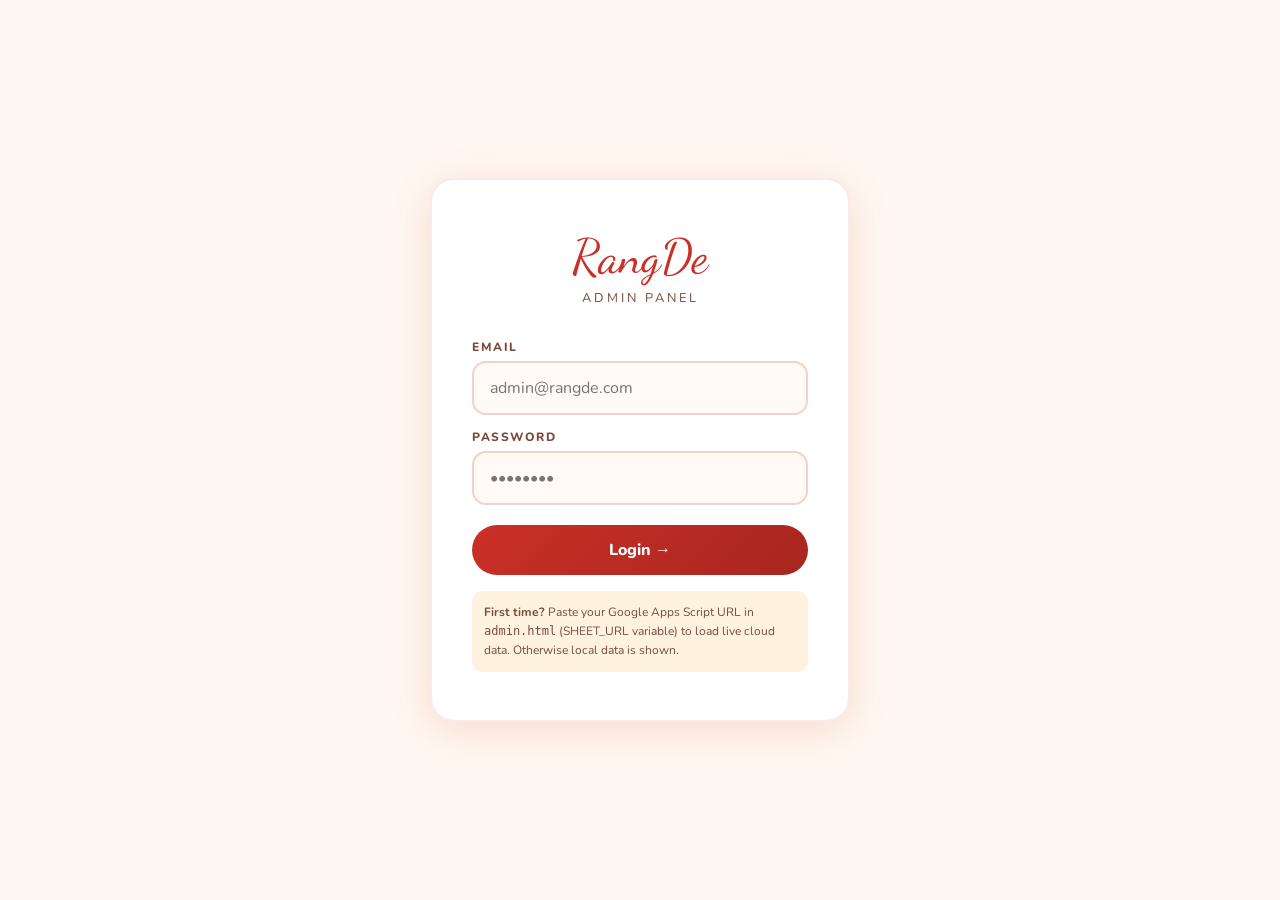
<file: admin.html>
<!DOCTYPE html>
<html lang="en">
<head>
<meta charset="UTF-8">
<meta name="viewport" content="width=device-width,initial-scale=1">
<title>RangDe Admin</title>
<link href="https://fonts.googleapis.com/css2?family=Dancing+Script:wght@700&family=Nunito:wght@400;600;700;800&display=swap" rel="stylesheet">
<style>
*,*::before,*::after{box-sizing:border-box;margin:0;padding:0;}
body{font-family:"Nunito",sans-serif;background:#fff8f0;color:#2c1810;min-height:100vh;}
#loginScreen{display:flex;align-items:center;justify-content:center;min-height:100vh;padding:20px;}
.login-card{background:#fff;border-radius:24px;padding:48px 40px;box-shadow:0 8px 40px rgba(202,48,39,.15);max-width:420px;width:100%;text-align:center;border:2px solid rgba(202,48,39,.1);}
.login-logo{font-family:"Dancing Script",cursive;font-size:3rem;color:#ca3027;margin-bottom:4px;}
.login-sub{font-size:.8rem;letter-spacing:3px;text-transform:uppercase;color:#7a4a3a;margin-bottom:32px;}
.lbl{display:block;text-align:left;font-size:.75rem;font-weight:800;letter-spacing:1.5px;text-transform:uppercase;color:#7a4a3a;margin-bottom:6px;margin-top:14px;}
.login-card input{width:100%;padding:14px 16px;border:2px solid rgba(202,48,39,.2);border-radius:14px;font-family:"Nunito",sans-serif;font-size:1rem;color:#2c1810;background:#fffaf5;outline:none;}
.login-card input:focus{border-color:#ca3027;}
.login-btn{width:100%;padding:14px;background:linear-gradient(135deg,#ca3027,#a82620);color:#fff;border:none;border-radius:50px;font-family:"Nunito",sans-serif;font-weight:800;font-size:1rem;cursor:pointer;margin-top:20px;}
.login-err{color:#a82620;font-size:.85rem;margin-top:10px;display:none;padding:8px;background:#ffe0de;border-radius:8px;}
.url-note{font-size:.75rem;color:#7a4a3a;margin-top:16px;line-height:1.6;text-align:left;background:#fff3e0;padding:12px;border-radius:10px;}
#adminPanel{display:none;}
.topbar{background:linear-gradient(135deg,#ca3027,#a82620);color:#fff;padding:14px 24px;display:flex;align-items:center;justify-content:space-between;position:sticky;top:0;z-index:100;}
.topbar-logo{font-family:"Dancing Script",cursive;font-size:1.6rem;}
.topbar-right{display:flex;align-items:center;gap:12px;flex-wrap:wrap;}
.refresh-btn{background:rgba(255,255,255,.2);border:1px solid rgba(255,255,255,.4);color:#fff;padding:7px 16px;border-radius:50px;font-family:"Nunito",sans-serif;font-weight:700;font-size:.8rem;cursor:pointer;}
.logout-btn{background:rgba(255,255,255,.1);border:1px solid rgba(255,255,255,.3);color:#fff;padding:7px 16px;border-radius:50px;font-family:"Nunito",sans-serif;font-weight:700;font-size:.8rem;cursor:pointer;}
.stats-row{display:grid;grid-template-columns:repeat(auto-fit,minmax(150px,1fr));gap:14px;padding:20px;}
.stat-card{background:#fff;border-radius:16px;padding:18px;text-align:center;box-shadow:0 2px 12px rgba(202,48,39,.08);border:1.5px solid rgba(202,48,39,.08);}
.stat-num{font-size:2rem;font-weight:800;color:#ca3027;line-height:1;}
.stat-label{font-size:.68rem;font-weight:800;letter-spacing:1.5px;text-transform:uppercase;color:#7a4a3a;margin-top:4px;}
.toolbar{display:flex;gap:10px;align-items:center;flex-wrap:wrap;padding:0 20px 14px;}
.search-input{flex:1;min-width:180px;padding:10px 16px;border:2px solid rgba(202,48,39,.15);border-radius:50px;font-family:"Nunito",sans-serif;font-size:.9rem;outline:none;}
.search-input:focus{border-color:#ca3027;}
.filter-select{padding:10px 14px;border:2px solid rgba(202,48,39,.15);border-radius:50px;font-family:"Nunito",sans-serif;font-size:.85rem;background:#fff;outline:none;cursor:pointer;}
.dl-btn{padding:10px 20px;background:linear-gradient(135deg,#ca3027,#a82620);color:#fff;border:none;border-radius:50px;font-family:"Nunito",sans-serif;font-weight:700;font-size:.85rem;cursor:pointer;}
.table-wrap{padding:0 20px 40px;overflow-x:auto;}
table{width:100%;border-collapse:collapse;background:#fff;border-radius:16px;overflow:hidden;box-shadow:0 2px 16px rgba(202,48,39,.08);}
thead tr{background:linear-gradient(135deg,#ca3027,#a82620);color:#fff;}
th{padding:13px 14px;font-size:.68rem;font-weight:800;letter-spacing:1.5px;text-transform:uppercase;text-align:left;white-space:nowrap;}
td{padding:12px 14px;font-size:.85rem;border-bottom:1px solid rgba(202,48,39,.07);vertical-align:top;}
tr:last-child td{border-bottom:none;}
tr:hover td{background:rgba(253,190,109,.07);}
.badge{display:inline-block;padding:3px 10px;border-radius:50px;font-size:.7rem;font-weight:800;}
.badge-ind{background:#fff3e0;color:#e8a040;}
.badge-grp{background:#ffe0de;color:#a82620;}
.badge-free{background:#e8f8e8;color:#1e7e34;}
.badge-paid{background:#e8f0ff;color:#3a4ab8;}
.no-data{text-align:center;padding:50px;color:#7a4a3a;}
.loading{text-align:center;padding:50px;color:#7a4a3a;font-style:italic;}
.source-badge{font-size:.72rem;padding:4px 12px;border-radius:50px;font-weight:700;}
.src-sheet{background:#e8f8e8;color:#1e7e34;}
.src-local{background:#fff3e0;color:#e8a040;}
@media(max-width:600px){
  .login-card{padding:28px 18px;}
  .stats-row,.toolbar{padding:12px;}
  .table-wrap{padding:0 10px 24px;}
  th,td{padding:9px 10px;font-size:.78rem;}
}
</style>
</head>
<body>

<!-- LOGIN -->
<div id="loginScreen">
  <div class="login-card">
    <div class="login-logo">RangDe</div>
    <div class="login-sub">Admin Panel</div>
    <label class="lbl">Email</label>
    <input type="email" id="adminEmail" placeholder="admin@rangde.com">
    <label class="lbl">Password</label>
    <input type="password" id="adminPass" placeholder="••••••••" onkeydown="if(event.key==='Enter')doLogin()">
    <button class="login-btn" onclick="doLogin()">Login →</button>
    <div class="login-err" id="loginErr">Incorrect email or password.</div>
    <div class="url-note">
      <strong>First time?</strong> Paste your Google Apps Script URL in <code>admin.html</code> (SHEET_URL variable) to load live cloud data. Otherwise local data is shown.
    </div>
  </div>
</div>

<!-- ADMIN PANEL -->
<div id="adminPanel">
  <div class="topbar">
    <div class="topbar-logo">RangDe Admin ✦</div>
    <div class="topbar-right">
      <span id="dataSource"></span>
      <span id="lastRefresh" style="font-size:.75rem;opacity:.8;"></span>
      <button class="refresh-btn" onclick="loadData()">↻ Refresh</button>
      <button class="logout-btn" onclick="doLogout()">Logout</button>
    </div>
  </div>

  <div class="stats-row">
    <div class="stat-card"><div class="stat-num" id="statTotal">—</div><div class="stat-label">Registrations</div></div>
    <div class="stat-card"><div class="stat-num" id="statPeople">—</div><div class="stat-label">Total People</div></div>
    <div class="stat-card"><div class="stat-num" id="statRevenue">—</div><div class="stat-label">Revenue (Rs.)</div></div>
    <div class="stat-card"><div class="stat-num" id="statFree">—</div><div class="stat-label">Free Passes</div></div>
    <div class="stat-card"><div class="stat-num" id="statGroup">—</div><div class="stat-label">Groups</div></div>
  </div>

  <div class="toolbar">
    <input type="text" class="search-input" id="searchInput" placeholder="Search name, email, phone..." oninput="renderTable()">
    <select class="filter-select" id="filterType" onchange="renderTable()">
      <option value="">All Types</option>
      <option value="Individual">Individual</option>
      <option value="Group">Group</option>
    </select>
    <select class="filter-select" id="filterCoupon" onchange="renderTable()">
      <option value="">All Coupons</option>
      <option value="-">No Coupon</option>
      <option value="FRIENDS10">FRIENDS10</option>
      <option value="BLOGGERS25">BLOGGERS25</option>
      <option value="BLOGGER50">BLOGGER50</option>
      <option value="BUSH25">BUSH25</option>
      <option value="FRIEND50">FRIEND50</option>
      <option value="RANGDE75">RANGDE75</option>
      <option value="ROYAAM25">ROYAAM25</option>
      <option value="SABAOON25">SABAOON25</option>
      <option value="NADIA25">NADIA25</option>
      <option value="FATIMA25">FATIMA25</option>
      <option value="SAIMA20">SAIMA20</option>
      <option value="SAIMA30">SAIMA30</option>
      <option value="RABIART20">RABIART20</option>
    </select>
    <button class="dl-btn" onclick="downloadCSV()">⬇ Export CSV</button>
  </div>

  <div class="table-wrap">
    <table>
      <thead>
        <tr>
          <th>#</th><th>Date</th><th>Name</th><th>Email</th><th>Phone</th>
          <th>Role</th><th>Type</th><th>Age</th><th>Activity</th><th>Price</th>
          <th>Food</th><th>Drink</th>
          <th>Coupon</th><th>Discount</th><th>Total Paid</th>
          <th>Payment</th><th>Txn ID</th>
        </tr>
      </thead>
      <tbody id="tableBody"><tr><td colspan="13" class="loading">Loading...</td></tr></tbody>
    </table>
  </div>
</div>

<script>
// ── CONFIG — paste your Google Apps Script URL here ────────────────
const SHEET_URL   = 'https://script.google.com/macros/s/AKfycbyIKWFmq6sbPxVBrZeNat1j6-5SohhXZIU_FrrvCzg-aF-dUweqEqk2oUGZVb7mO2aOxQ/exec';
const ADMIN_EMAIL = 'admin@rangde.com';
const ADMIN_PASS  = 'rangde2025';
const CSV_KEY     = 'rangde_registrations';

// ── LOGIN ──────────────────────────────────────────────────────────
function doLogin() {
  const e = document.getElementById('adminEmail').value.trim();
  const p = document.getElementById('adminPass').value;
  if (e === ADMIN_EMAIL && p === ADMIN_PASS) {
    sessionStorage.setItem('rd_admin', '1');
    showPanel();
  } else {
    document.getElementById('loginErr').style.display = 'block';
    document.getElementById('adminPass').value = '';
  }
}

function doLogout() {
  sessionStorage.removeItem('rd_admin');
  document.getElementById('adminPanel').style.display = 'none';
  document.getElementById('loginScreen').style.display = 'flex';
}

function showPanel() {
  document.getElementById('loginScreen').style.display = 'none';
  document.getElementById('adminPanel').style.display = 'block';
  loadData();
  setInterval(loadData, 30000);
}

// ── LOAD DATA — Google Sheet first, fallback to localStorage ───────
let allRecords = [];

async function loadData() {
  document.getElementById('tableBody').innerHTML =
    '<tr><td colspan="13" class="loading">Loading data...</td></tr>';

  // Try Google Sheet first
  if (SHEET_URL && SHEET_URL !== 'YOUR_GOOGLE_APPS_SCRIPT_URL_HERE') {
    try {
      const url = SHEET_URL + '?u=' + encodeURIComponent(ADMIN_EMAIL)
                            + '&p=' + encodeURIComponent(ADMIN_PASS);
      const res  = await fetch(url);
      const json = await res.json();
      if (json.status === 'ok') {
        allRecords = json.rows || [];
        setSource('Google Sheets ✓', 'src-sheet');
        updateStats();
        renderTable();
        setRefreshTime();
        return;
      }
    } catch(e) { /* fall through to localStorage */ }
  }

  // Fallback: localStorage
  try { allRecords = JSON.parse(localStorage.getItem(CSV_KEY) || '[]'); }
  catch(e) { allRecords = []; }
  setSource('Local Storage', 'src-local');
  updateStats();
  renderTable();
  setRefreshTime();
}

function setSource(label, cls) {
  document.getElementById('dataSource').innerHTML =
    `<span class="source-badge ${cls}">${label}</span>`;
}

function setRefreshTime() {
  document.getElementById('lastRefresh').textContent =
    new Date().toLocaleTimeString('en-PK');
}

// ── STATS ──────────────────────────────────────────────────────────
function updateStats() {
  const total   = allRecords.length;
  const people  = allRecords.reduce((s,r) => s + (parseInt(r.Members)||1), 0);
  const revenue = allRecords.reduce((s,r) => {
    const v = String(r.TotalPaid||'').replace(/[^0-9]/g,'');
    return s + (parseInt(v)||0);
  }, 0);
  const free  = allRecords.filter(r => String(r.TotalPaid).toUpperCase().includes('FREE')).length;
  const group = allRecords.filter(r => r.Type === 'Group').length;

  document.getElementById('statTotal').textContent   = total;
  document.getElementById('statPeople').textContent  = people;
  document.getElementById('statRevenue').textContent = revenue.toLocaleString('en-PK');
  document.getElementById('statFree').textContent    = free;
  document.getElementById('statGroup').textContent   = group;
}

// ── TABLE ──────────────────────────────────────────────────────────
function renderTable() {
  const q     = document.getElementById('searchInput').value.toLowerCase();
  const fType = document.getElementById('filterType').value;
  const fCoup = document.getElementById('filterCoupon').value;

  const rows = allRecords.filter(r => {
    const matchQ = !q ||
      String(r.Name||'').toLowerCase().includes(q) ||
      String(r.Email||'').toLowerCase().includes(q) ||
      String(r.Phone||'').toLowerCase().includes(q);
    const matchT = !fType || r.Type === fType;
    const matchC = !fCoup ||
      (fCoup === '-' && (!r.CouponUsed || r.CouponUsed === '-')) ||
      r.CouponUsed === fCoup;
    return matchQ && matchT && matchC;
  });

  const tbody = document.getElementById('tableBody');
  if (!rows.length) {
    tbody.innerHTML = '<tr><td colspan="13" class="no-data">No registrations found.</td></tr>';
    return;
  }

  tbody.innerHTML = rows.map((r, i) => `
    <tr>
      <td>${i+1}</td>
      <td style="white-space:nowrap;font-size:.78rem">${r.Date||'-'}</td>
      <td><strong>${r.Name||'-'}</strong></td>
      <td style="font-size:.82rem">${r.Email||'-'}</td>
      <td>${r.Phone||'-'}</td>
      <td style="font-size:.78rem">${r.Role||'-'}</td>
      <td><span class="badge ${r.Type==='Group'?'badge-grp':'badge-ind'}">${r.Type||'-'}</span></td>
      <td style="text-align:center">${r.Age||'-'}</td>
      <td style="font-size:.78rem;color:#7a4a3a;max-width:160px">${r.Activity||'-'}</td>
      <td style="font-size:.8rem;white-space:nowrap">${r.ActivityPrice||'-'}</td>
      <td style="font-size:.78rem">${r.FoodOption||'-'}</td>
      <td style="font-size:.78rem">${r.Drink||'-'}</td>
      <td><strong style="color:#ca3027">${r.CouponUsed||'-'}</strong></td>
      <td style="font-weight:700">${r.Discount||'0%'}</td>
      <td><span class="badge ${String(r.TotalPaid).toUpperCase().includes('FREE')?'badge-free':'badge-paid'}">${r.TotalPaid||'-'}</span></td>
      <td style="font-size:.82rem">${r.PaymentMethod||'-'}</td>
      <td style="font-size:.78rem">${r.TransactionID||'-'}</td>
    </tr>`).join('');
}

// ── CSV EXPORT ─────────────────────────────────────────────────────
function downloadCSV() {
  if (!allRecords.length) { alert('No data to export.'); return; }
  const headers = ['Date','Name','Email','Phone','Role','Type','Age','Activity',
                   'ActivityPrice','FoodOption','Drink','Discount','CouponUsed',
                   'ReferredBy','TotalPaid','PaymentMethod','TransactionID','InvoiceID'];
  const csv = [
    headers.join(','),
    ...allRecords.map(r =>
      headers.map(h => '"' + String(r[h]||'').replace(/"/g,'""') + '"').join(',')
    )
  ].join('\n');
  const a = Object.assign(document.createElement('a'), {
    href: URL.createObjectURL(new Blob([csv], {type:'text/csv'})),
    download: 'RangDe_' + new Date().toISOString().slice(0,10) + '.csv'
  });
  a.click();
}

if (sessionStorage.getItem('rd_admin') === '1') showPanel();
</script>
</body>
</html>
</file>
